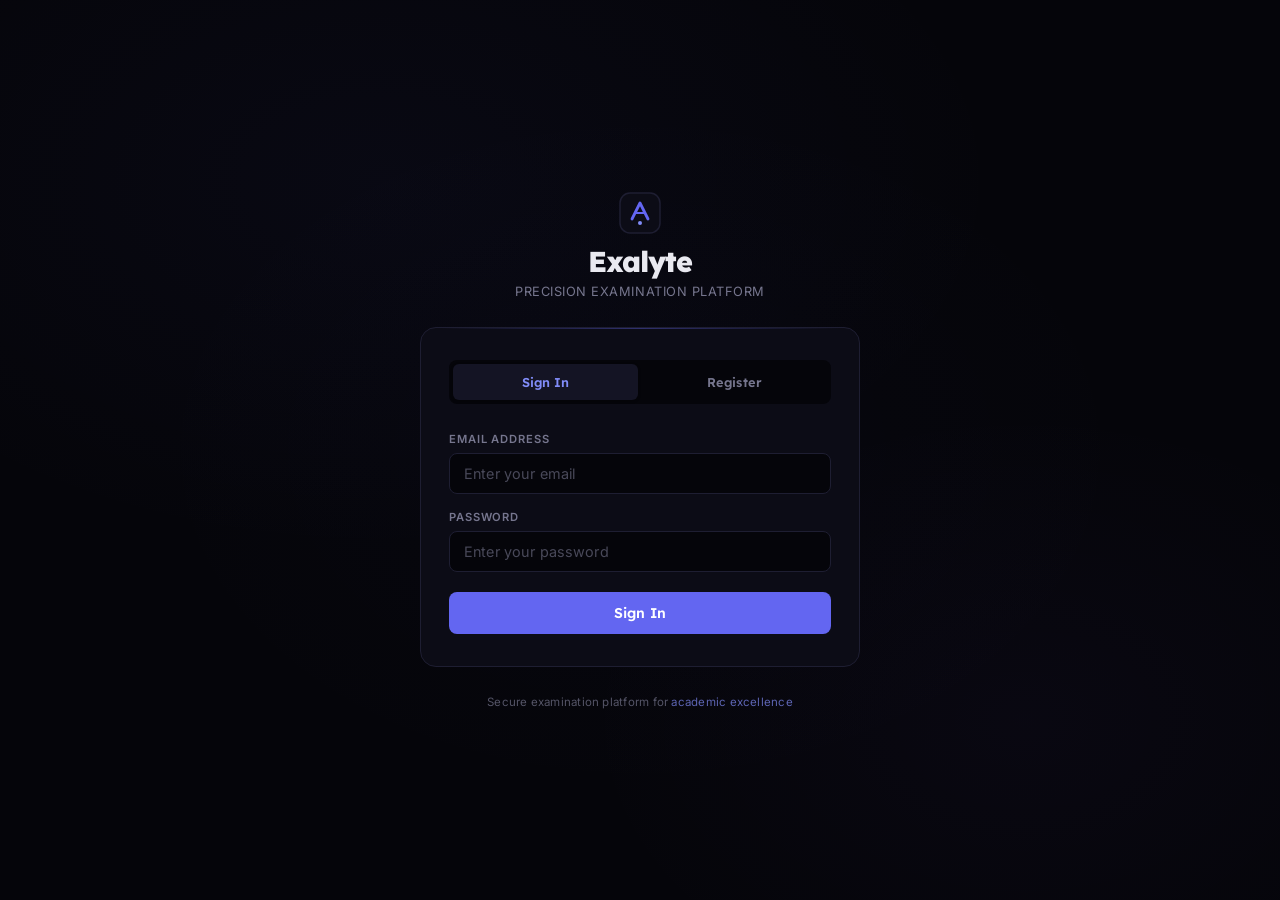
<file: index.html>
<!DOCTYPE html>
<html lang="en">
<head>
<meta charset="UTF-8">
<meta name="viewport" content="width=device-width, initial-scale=1.0">
<title>Exalyte — Examination Platform</title>
<link rel="preconnect" href="https://fonts.googleapis.com">
<link href="https://fonts.googleapis.com/css2?family=Inter:wght@300;400;500;600;700;800;900&family=Lexend:wght@500;600;700;800&display=swap" rel="stylesheet">
<style>
:root {
  --bg: #05050a;
  --surface: #0c0c16;
  --surface2: #141424;
  --border: #1e1e32;
  --accent: #6366f1;
  --accent2: #818cf8;
  --accent3: #4f46e5;
  --text: #e9e9f0;
  --muted: #76768e;
  --error: #ef4444;
  --success: #22c55e;
  --radius: 12px;
  --radius-sm: 8px;
  --transition: 0.2s cubic-bezier(0.4, 0, 0.2, 1);
}
* { margin:0; padding:0; box-sizing:border-box; }
body {
  font-family: 'Inter', sans-serif;
  background: var(--bg);
  color: var(--text);
  min-height: 100vh;
  display: flex;
  align-items: center;
  justify-content: center;
  padding: 20px;
  background-image:
    radial-gradient(ellipse 70% 60% at 30% 20%, rgba(99,102,241,0.04) 0%, transparent 70%),
    radial-gradient(ellipse 50% 50% at 80% 80%, rgba(139,92,246,0.03) 0%, transparent 70%),
    radial-gradient(ellipse 40% 40% at 50% 50%, rgba(99,102,241,0.02) 0%, transparent 100%);
}
.container {
  width: 100%;
  max-width: 440px;
  display: flex;
  flex-direction: column;
  gap: 28px;
}
.logo-area {
  text-align: center;
  display: flex;
  flex-direction: column;
  align-items: center;
  gap: 8px;
}
.logo-icon {
  width: 44px;
  height: 44px;
  display: flex;
  align-items: center;
  justify-content: center;
  margin-bottom: 4px;
}
.logo-icon svg { width: 100%; height: 100%; }
.logo-text {
  font-family: 'Lexend', sans-serif;
  font-size: 1.8rem;
  font-weight: 800;
  letter-spacing: -0.03em;
  color: var(--text);
  line-height: 1;
}
.logo-subtitle {
  font-size: 0.8rem;
  color: var(--muted);
  font-weight: 400;
  letter-spacing: 0.04em;
  text-transform: uppercase;
}
.card {
  background: var(--surface);
  border: 1px solid var(--border);
  border-radius: 16px;
  padding: 32px 28px;
  position: relative;
  overflow: hidden;
}
.card::before {
  content: '';
  position: absolute;
  top: 0; left: 20px; right: 20px;
  height: 1px;
  background: linear-gradient(90deg, transparent, rgba(99,102,241,0.4), transparent);
}
.tabs {
  display: flex;
  background: var(--bg);
  border-radius: var(--radius-sm);
  padding: 4px;
  margin-bottom: 28px;
  gap: 4px;
}
.tab {
  flex: 1;
  padding: 10px 8px;
  border: none;
  background: transparent;
  border-radius: 6px;
  font-family: 'Lexend', sans-serif;
  font-size: 0.8rem;
  font-weight: 600;
  cursor: pointer;
  color: var(--muted);
  transition: all var(--transition);
  letter-spacing: 0.01em;
}
.tab.active {
  background: var(--surface2);
  color: var(--accent2);
  box-shadow: 0 1px 3px rgba(0,0,0,0.3);
}
.form-group { margin-bottom: 16px; }
.form-label {
  display: block;
  font-size: 0.7rem;
  font-weight: 600;
  text-transform: uppercase;
  letter-spacing: 0.08em;
  color: var(--muted);
  margin-bottom: 7px;
}
.form-input {
  width: 100%;
  padding: 11px 14px;
  background: var(--bg);
  border: 1.5px solid var(--border);
  border-radius: var(--radius-sm);
  font-family: 'Inter', sans-serif;
  font-size: 0.9rem;
  color: var(--text);
  outline: none;
  transition: border-color var(--transition);
  letter-spacing: 0.01em;
}
.form-input:focus { border-color: var(--accent); box-shadow: 0 0 0 3px rgba(99,102,241,0.08); }
.form-input::placeholder { color: var(--muted); opacity: 0.6; }
.btn {
  width: 100%;
  padding: 12px;
  background: var(--accent);
  color: #fff;
  border: none;
  border-radius: var(--radius-sm);
  font-family: 'Lexend', sans-serif;
  font-size: 0.88rem;
  font-weight: 600;
  cursor: pointer;
  transition: all var(--transition);
  margin-top: 4px;
  letter-spacing: 0.02em;
  position: relative;
  overflow: hidden;
}
.btn:hover { background: var(--accent3); transform: translateY(-1px); box-shadow: 0 4px 20px rgba(99,102,241,0.25); }
.btn:active { transform: translateY(0); }
.btn:disabled { opacity: 0.6; cursor: not-allowed; transform: none; box-shadow: none; }
.btn .spinner {
  display: inline-block;
  width: 15px; height: 15px;
  border: 2px solid rgba(255,255,255,0.3);
  border-top-color: #fff;
  border-radius: 50%;
  animation: spin 0.6s linear infinite;
  vertical-align: middle;
  margin-right: 7px;
}
@keyframes spin { to { transform: rotate(360deg); } }
.alert {
  padding: 10px 14px;
  border-radius: var(--radius-sm);
  font-size: 0.8rem;
  margin-bottom: 14px;
  display: none;
  line-height: 1.4;
}
.alert.error { display: block; background: rgba(239,68,68,0.08); border: 1px solid rgba(239,68,68,0.2); color: var(--error); }
.alert.success { display: block; background: rgba(34,197,94,0.08); border: 1px solid rgba(34,197,94,0.2); color: var(--success); }
.footer-note {
  text-align: center;
  font-size: 0.72rem;
  color: var(--muted);
  opacity: 0.7;
  letter-spacing: 0.02em;
}
.footer-note span { color: var(--accent2); }
@media (max-width: 480px) {
  .card { padding: 24px 18px; }
  .logo-text { font-size: 1.5rem; }
}
</style>
</head>
<body>
<div class="container">
  <div class="logo-area">
    <div class="logo-icon">
      <svg viewBox="0 0 44 44" fill="none" xmlns="http://www.w3.org/2000/svg">
        <rect x="2" y="2" width="40" height="40" rx="10" fill="#0c0c16" stroke="#1e1e32" stroke-width="1.5"/>
        <path d="M14 28L22 12L30 28" stroke="#6366f1" stroke-width="2.8" stroke-linecap="round" stroke-linejoin="round"/>
        <line x1="17" y1="22" x2="27" y2="22" stroke="#6366f1" stroke-width="2" stroke-linecap="round"/>
        <circle cx="22" cy="32" r="2" fill="#818cf8"/>
      </svg>
    </div>
    <div class="logo-text">Exalyte</div>
    <div class="logo-subtitle">Precision Examination Platform</div>
  </div>

  <div class="card">
    <div class="tabs">
      <button class="tab active" id="tabLogin" onclick="switchTab('login')">Sign In</button>
      <button class="tab" id="tabSignup" onclick="switchTab('signup')">Register</button>
    </div>

    <div id="loginForm">
      <div class="alert" id="loginAlert"></div>
      <div class="form-group">
        <label class="form-label">Email Address</label>
        <input class="form-input" type="email" id="loginEmail" placeholder="Enter your email" autocomplete="email">
      </div>
      <div class="form-group">
        <label class="form-label">Password</label>
        <input class="form-input" type="password" id="loginPassword" placeholder="Enter your password" autocomplete="current-password">
      </div>
      <button class="btn" id="loginBtn" onclick="doLogin()">Sign In</button>
    </div>

    <div id="signupForm" style="display:none">
      <div class="alert" id="signupAlert"></div>
      <div class="form-group">
        <label class="form-label">Full Name</label>
        <input class="form-input" type="text" id="signupName" placeholder="Your full name">
      </div>
      <div class="form-group">
        <label class="form-label">Email Address</label>
        <input class="form-input" type="email" id="signupEmail" placeholder="your@email.com">
      </div>
      <div class="form-group">
        <label class="form-label">Password</label>
        <input class="form-input" type="password" id="signupPassword" placeholder="Minimum 6 characters">
      </div>
      <button class="btn" id="signupBtn" onclick="doSignup()">Create Account</button>
    </div>
  </div>

  <div class="footer-note">Secure examination platform for <span>academic excellence</span></div>
</div>

<script>
function switchTab(t) {
  document.getElementById('loginForm').style.display = t === 'login' ? 'block' : 'none';
  document.getElementById('signupForm').style.display = t === 'signup' ? 'block' : 'none';
  document.getElementById('tabLogin').classList.toggle('active', t === 'login');
  document.getElementById('tabSignup').classList.toggle('active', t === 'signup');
  document.getElementById('loginAlert').className = 'alert';
  document.getElementById('signupAlert').className = 'alert';
}

async function doLogin() {
  const email = document.getElementById('loginEmail').value.trim();
  const password = document.getElementById('loginPassword').value;
  const alertEl = document.getElementById('loginAlert');
  const btn = document.getElementById('loginBtn');
  alertEl.className = 'alert';
  if (!email || !password) { alertEl.className='alert error'; alertEl.textContent='Please fill in all fields'; return; }
  btn.disabled = true;
  btn.innerHTML = '<span class="spinner"></span>Signing In';
  try {
    const res = await fetch('/api/auth/login', {
      method: 'POST',
      headers: { 'Content-Type': 'application/json' },
      body: JSON.stringify({ email, password })
    });
    const data = await res.json();
    if (!res.ok) { alertEl.className='alert error'; alertEl.textContent=data.error; btn.disabled=false; btn.textContent='Sign In'; return; }
    localStorage.setItem('token', data.token);
    localStorage.setItem('user', JSON.stringify(data.user));
    window.location.href = data.user.is_admin ? '/admin.html' : '/dashboard.html';
  } catch(e) { alertEl.className='alert error'; alertEl.textContent='Network error. Please try again.'; btn.disabled=false; btn.textContent='Sign In'; }
}

async function doSignup() {
  const name = document.getElementById('signupName').value.trim();
  const email = document.getElementById('signupEmail').value.trim();
  const password = document.getElementById('signupPassword').value;
  const alertEl = document.getElementById('signupAlert');
  const btn = document.getElementById('signupBtn');
  alertEl.className = 'alert';
  if (!name || !email || !password) { alertEl.className='alert error'; alertEl.textContent='Please fill in all fields'; return; }
  btn.disabled = true;
  btn.innerHTML = '<span class="spinner"></span>Creating Account';
  try {
    const res = await fetch('/api/auth/signup', {
      method: 'POST',
      headers: { 'Content-Type': 'application/json' },
      body: JSON.stringify({ name, email, password })
    });
    const data = await res.json();
    if (!res.ok) { alertEl.className='alert error'; alertEl.textContent=data.error; btn.disabled=false; btn.textContent='Create Account'; return; }
    localStorage.setItem('token', data.token);
    localStorage.setItem('user', JSON.stringify(data.user));
    window.location.href = '/dashboard.html';
  } catch(e) { alertEl.className='alert error'; alertEl.textContent='Network error. Please try again.'; btn.disabled=false; btn.textContent='Create Account'; }
}

const existing = localStorage.getItem('user');
if (existing) {
  const u = JSON.parse(existing);
  window.location.href = u.is_admin ? '/admin.html' : '/dashboard.html';
}

document.addEventListener('keydown', e => {
  if (e.key === 'Enter') {
    const loginVisible = document.getElementById('loginForm').style.display !== 'none';
    loginVisible ? doLogin() : doSignup();
  }
});
</script>
</body>
</html>
</file>
